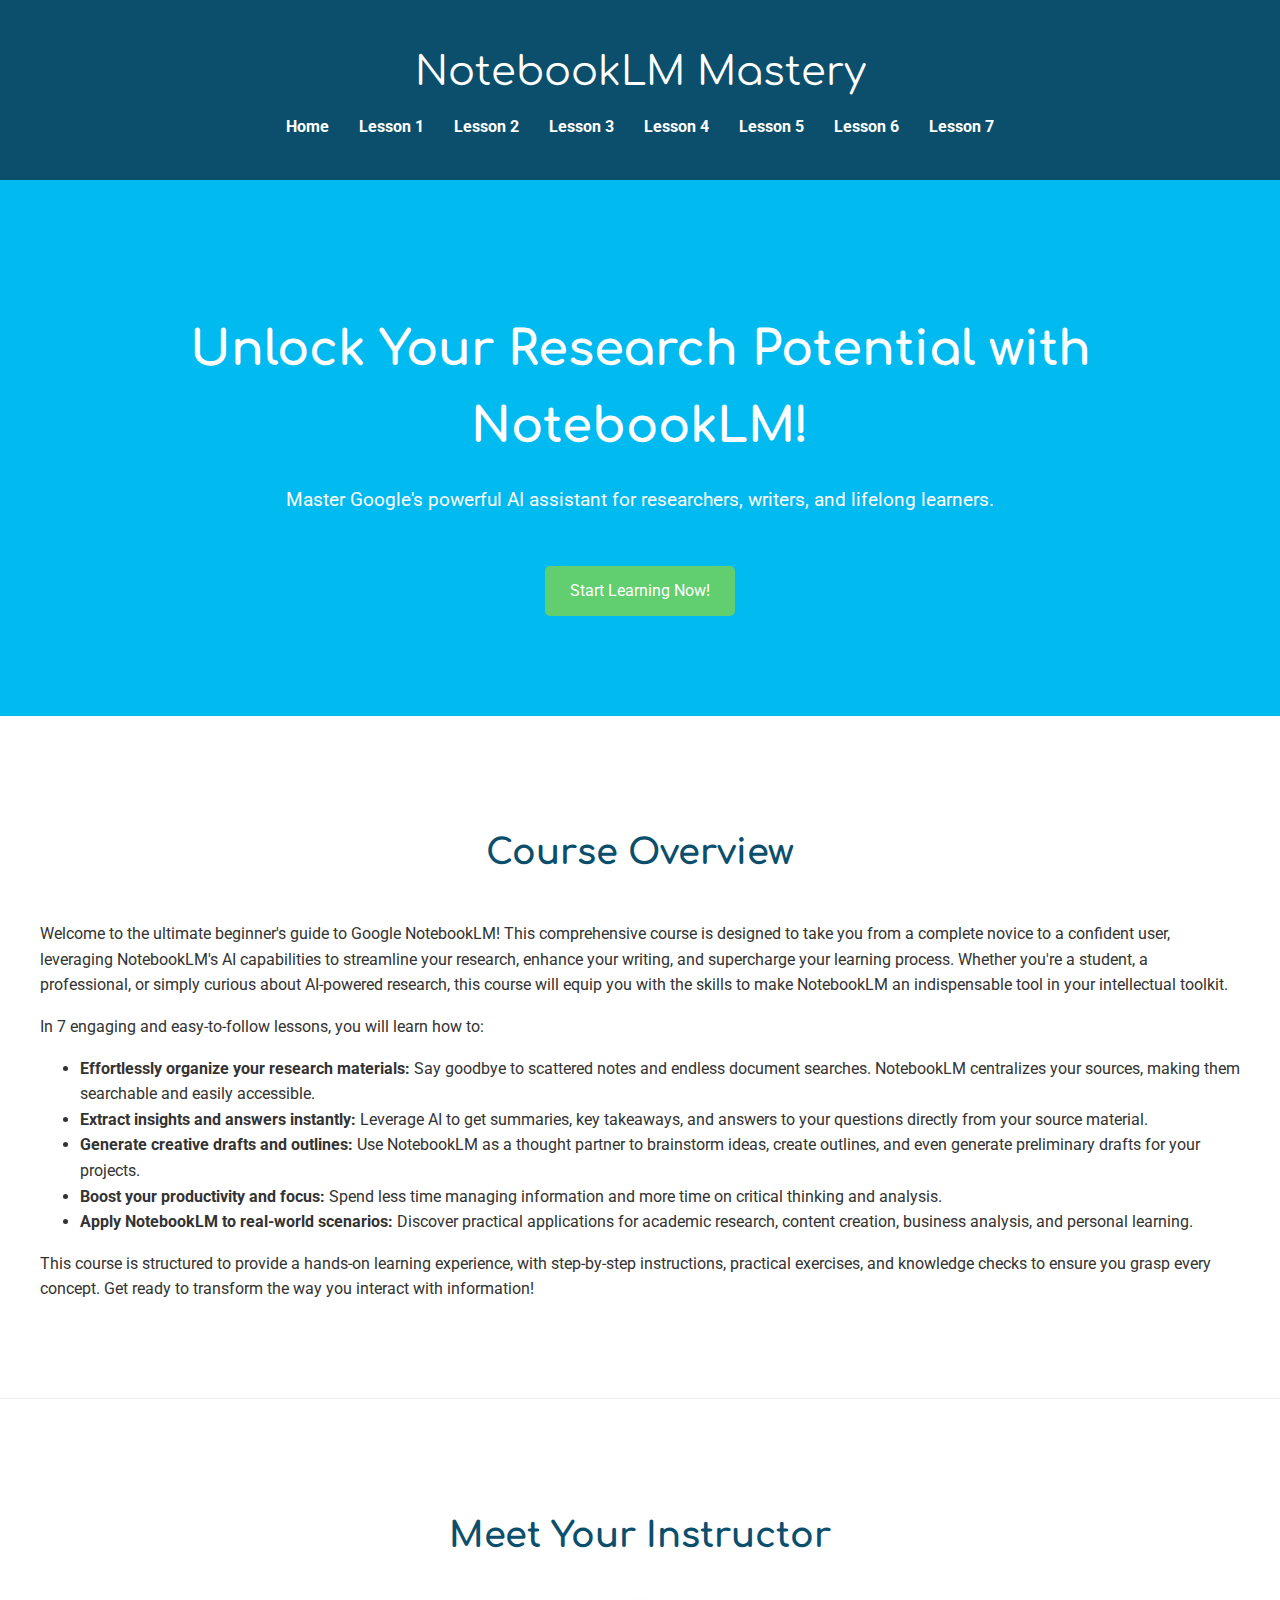
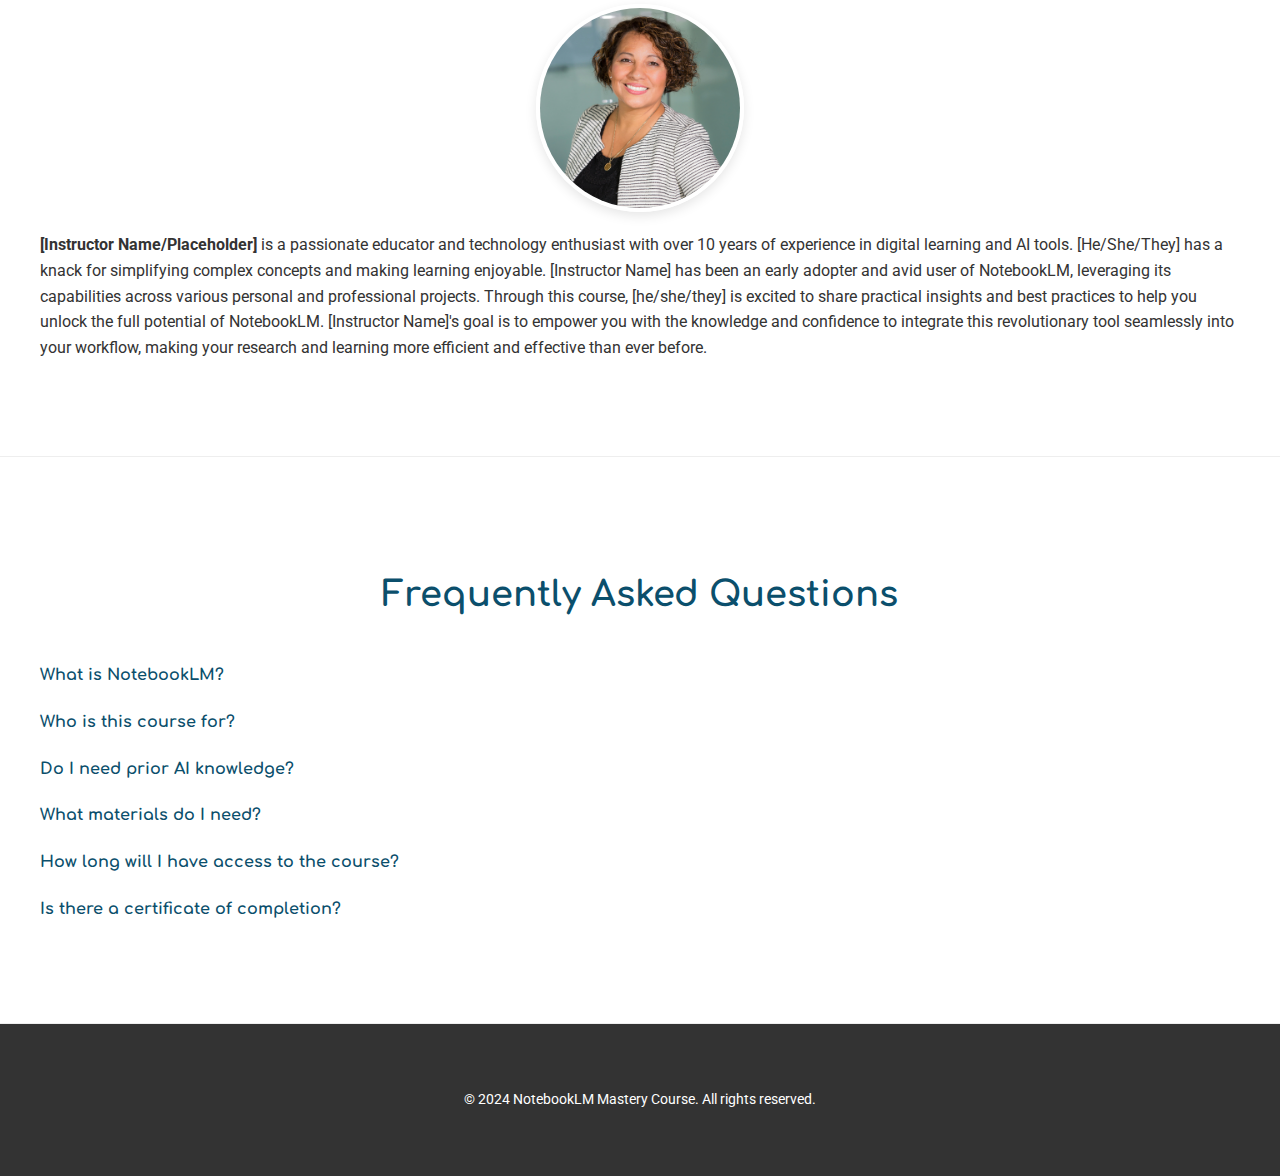
<file: index.html>
<!DOCTYPE html>
<html lang="en">
<head>
    <meta charset="UTF-8">
    <meta name="viewport" content="width=device-width, initial-scale=1.0">
    <title>NotebookLM Course - Master Your Research</title>
    <link rel="stylesheet" href="css/style.css">
</head>
<body>
    <header>
        <div class="container">
            <div class="logo">NotebookLM Mastery</div>
            <nav>
                <ul>
                    <li><a href="index.html">Home</a></li>
                    <li><a href="lesson1.html">Lesson 1</a></li>
                    <li><a href="lesson2.html">Lesson 2</a></li>
                    <li><a href="lesson3.html">Lesson 3</a></li>
                    <li><a href="lesson4.html">Lesson 4</a></li>
                    <li><a href="lesson5.html">Lesson 5</a></li>
                    <li><a href="lesson6.html">Lesson 6</a></li>
                    <li><a href="lesson7.html">Lesson 7</a></li>
                </ul>
            </nav>
        </div>
    </header>

    <section id="hero">
        <div class="container">
            <h1>Unlock Your Research Potential with NotebookLM!</h1>
            <p>Master Google's powerful AI assistant for researchers, writers, and lifelong learners.</p>
            <a href="lesson1.html" class="btn">Start Learning Now!</a>
        </div>
    </section>

    <section id="course-overview" class="course-overview">
        <div class="container">
            <h2 class="section-title">Course Overview</h2>
            <p>Welcome to the ultimate beginner's guide to Google NotebookLM! This comprehensive course is designed to take you from a complete novice to a confident user, leveraging NotebookLM's AI capabilities to streamline your research, enhance your writing, and supercharge your learning process. Whether you're a student, a professional, or simply curious about AI-powered research, this course will equip you with the skills to make NotebookLM an indispensable tool in your intellectual toolkit.</p>
            <p>In 7 engaging and easy-to-follow lessons, you will learn how to:</p>
            <ul>
                <li><strong>Effortlessly organize your research materials:</strong> Say goodbye to scattered notes and endless document searches. NotebookLM centralizes your sources, making them searchable and easily accessible.</li>
                <li><strong>Extract insights and answers instantly:</strong> Leverage AI to get summaries, key takeaways, and answers to your questions directly from your source material.</li>
                <li><strong>Generate creative drafts and outlines:</strong> Use NotebookLM as a thought partner to brainstorm ideas, create outlines, and even generate preliminary drafts for your projects.</li>
                <li><strong>Boost your productivity and focus:</strong> Spend less time managing information and more time on critical thinking and analysis.</li>
                <li><strong>Apply NotebookLM to real-world scenarios:</strong> Discover practical applications for academic research, content creation, business analysis, and personal learning.</li>
            </ul>
            <p>This course is structured to provide a hands-on learning experience, with step-by-step instructions, practical exercises, and knowledge checks to ensure you grasp every concept. Get ready to transform the way you interact with information!</p>
        </div>
    </section>

    <section id="instructor-bio" class="instructor-bio">
        <div class="container">
            <h2 class="section-title">Meet Your Instructor</h2>
            <img src="images/instructor.jpg" alt="Instructor Name">
            <p><strong>[Instructor Name/Placeholder]</strong> is a passionate educator and technology enthusiast with over 10 years of experience in digital learning and AI tools. [He/She/They] has a knack for simplifying complex concepts and making learning enjoyable. [Instructor Name] has been an early adopter and avid user of NotebookLM, leveraging its capabilities across various personal and professional projects. Through this course, [he/she/they] is excited to share practical insights and best practices to help you unlock the full potential of NotebookLM. [Instructor Name]'s goal is to empower you with the knowledge and confidence to integrate this revolutionary tool seamlessly into your workflow, making your research and learning more efficient and effective than ever before.</p>
        </div>
    </section>

    <section id="faq" class="faq">
        <div class="container">
            <h2 class="section-title">Frequently Asked Questions</h2>
            <div class="faq-item">
                <h4>What is NotebookLM?</h4>
                <div class="answer">NotebookLM is an AI-powered research assistant from Google designed to help you analyze, summarize, and understand large volumes of information from your own sources.</div>
            </div>
            <div class="faq-item">
                <h4>Who is this course for?</h4>
                <div class="answer">This course is ideal for students, researchers, writers, content creators, professionals, and anyone who wants to improve their information management and research skills using AI.</div>
            </div>
            <div class="faq-item">
                <h4>Do I need prior AI knowledge?</h4>
                <div class="answer">No! This course is designed for complete beginners. We'll cover everything you need to know from scratch.</div>
            </div>
            <div class="faq-item">
                <h4>What materials do I need?</h4>
                <div class="answer">You'll need a Google account to access NotebookLM. All other materials are provided within the course.</div>
            </div>
            <div class="faq-item">
                <h4>How long will I have access to the course?</h4>
                <div class="answer">You will have lifetime access to the course material, including all future updates.</div>
            </div>
            <div class="faq-item">
                <h4>Is there a certificate of completion?</h4>
                <div class="answer">Currently, we do not offer a formal certificate, but you'll gain practical skills that you can apply immediately.</div>
            </div>
        </div>
    </section>

    <footer>
        <div class="container">
            <p>&copy; 2024 NotebookLM Mastery Course. All rights reserved.</p>
        </div>
    </footer>

    <script src="js/script.js"></script>
</body>
</html>
</file>
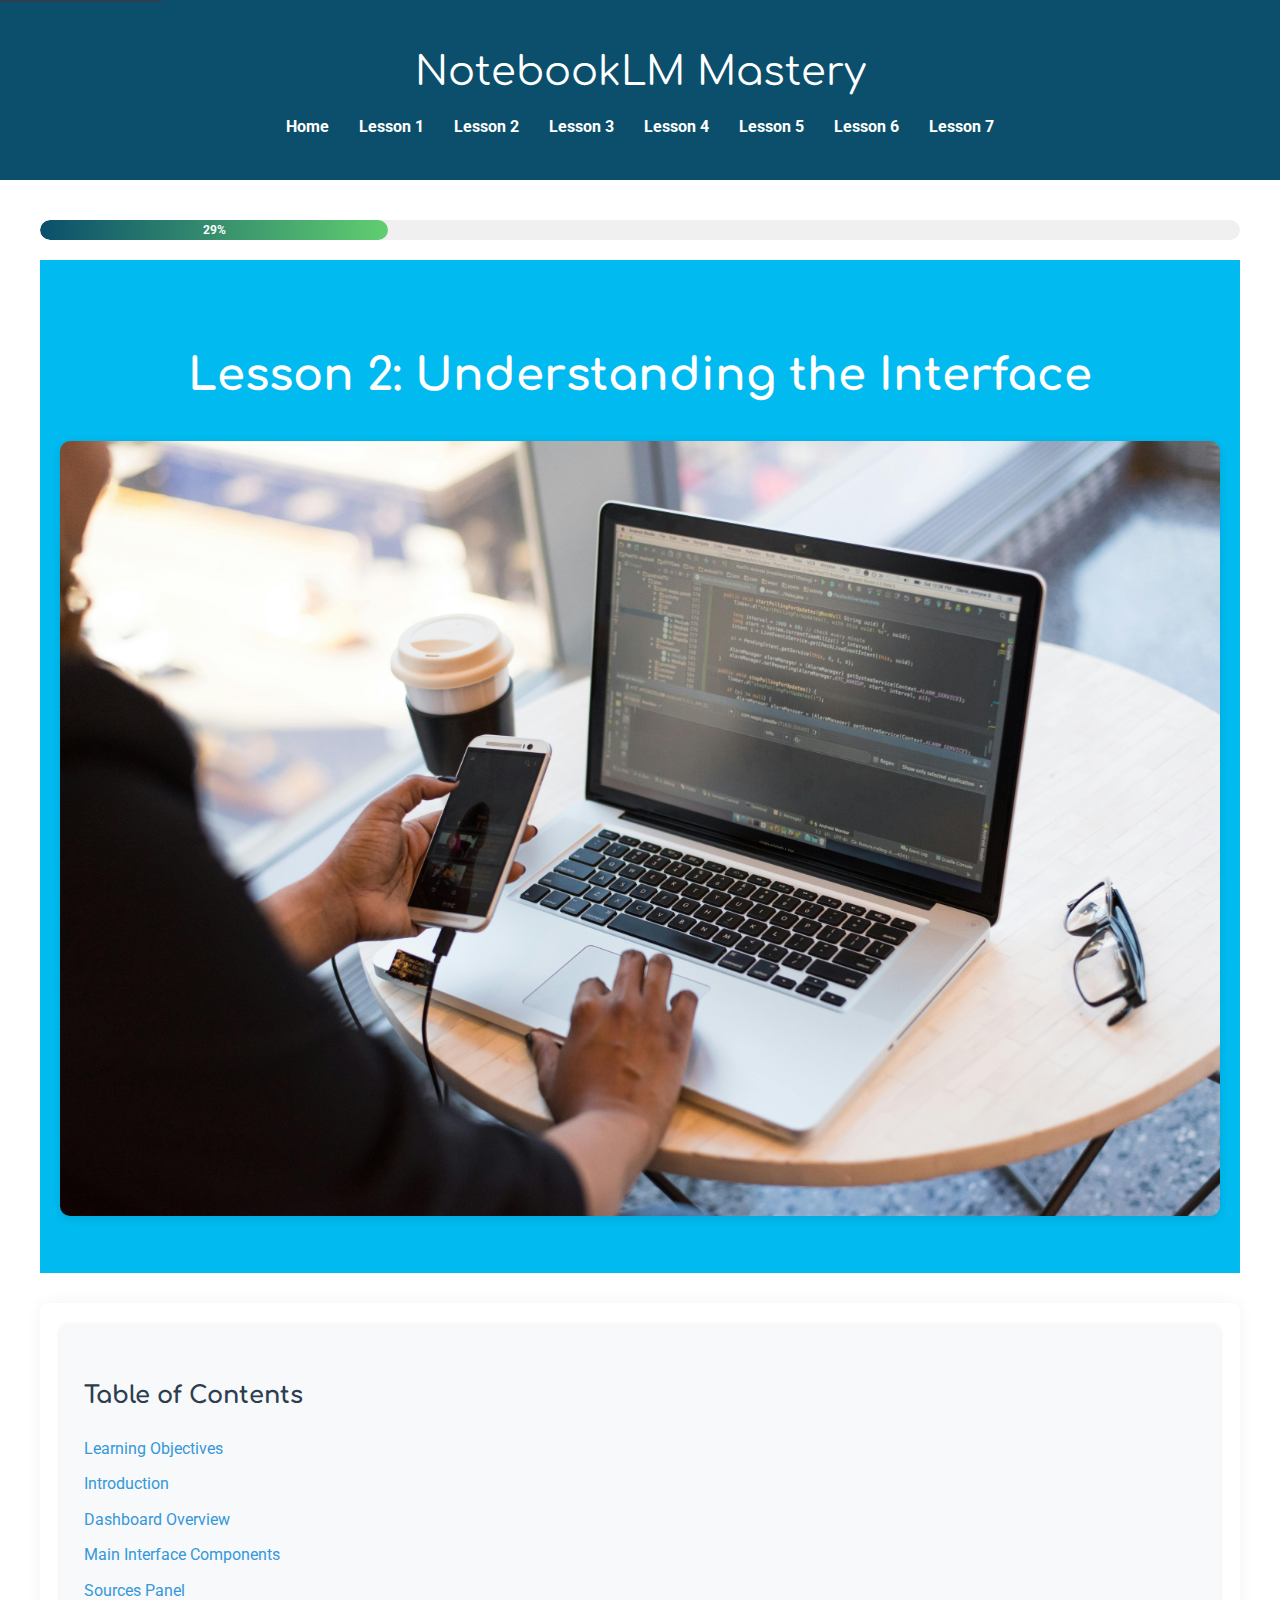
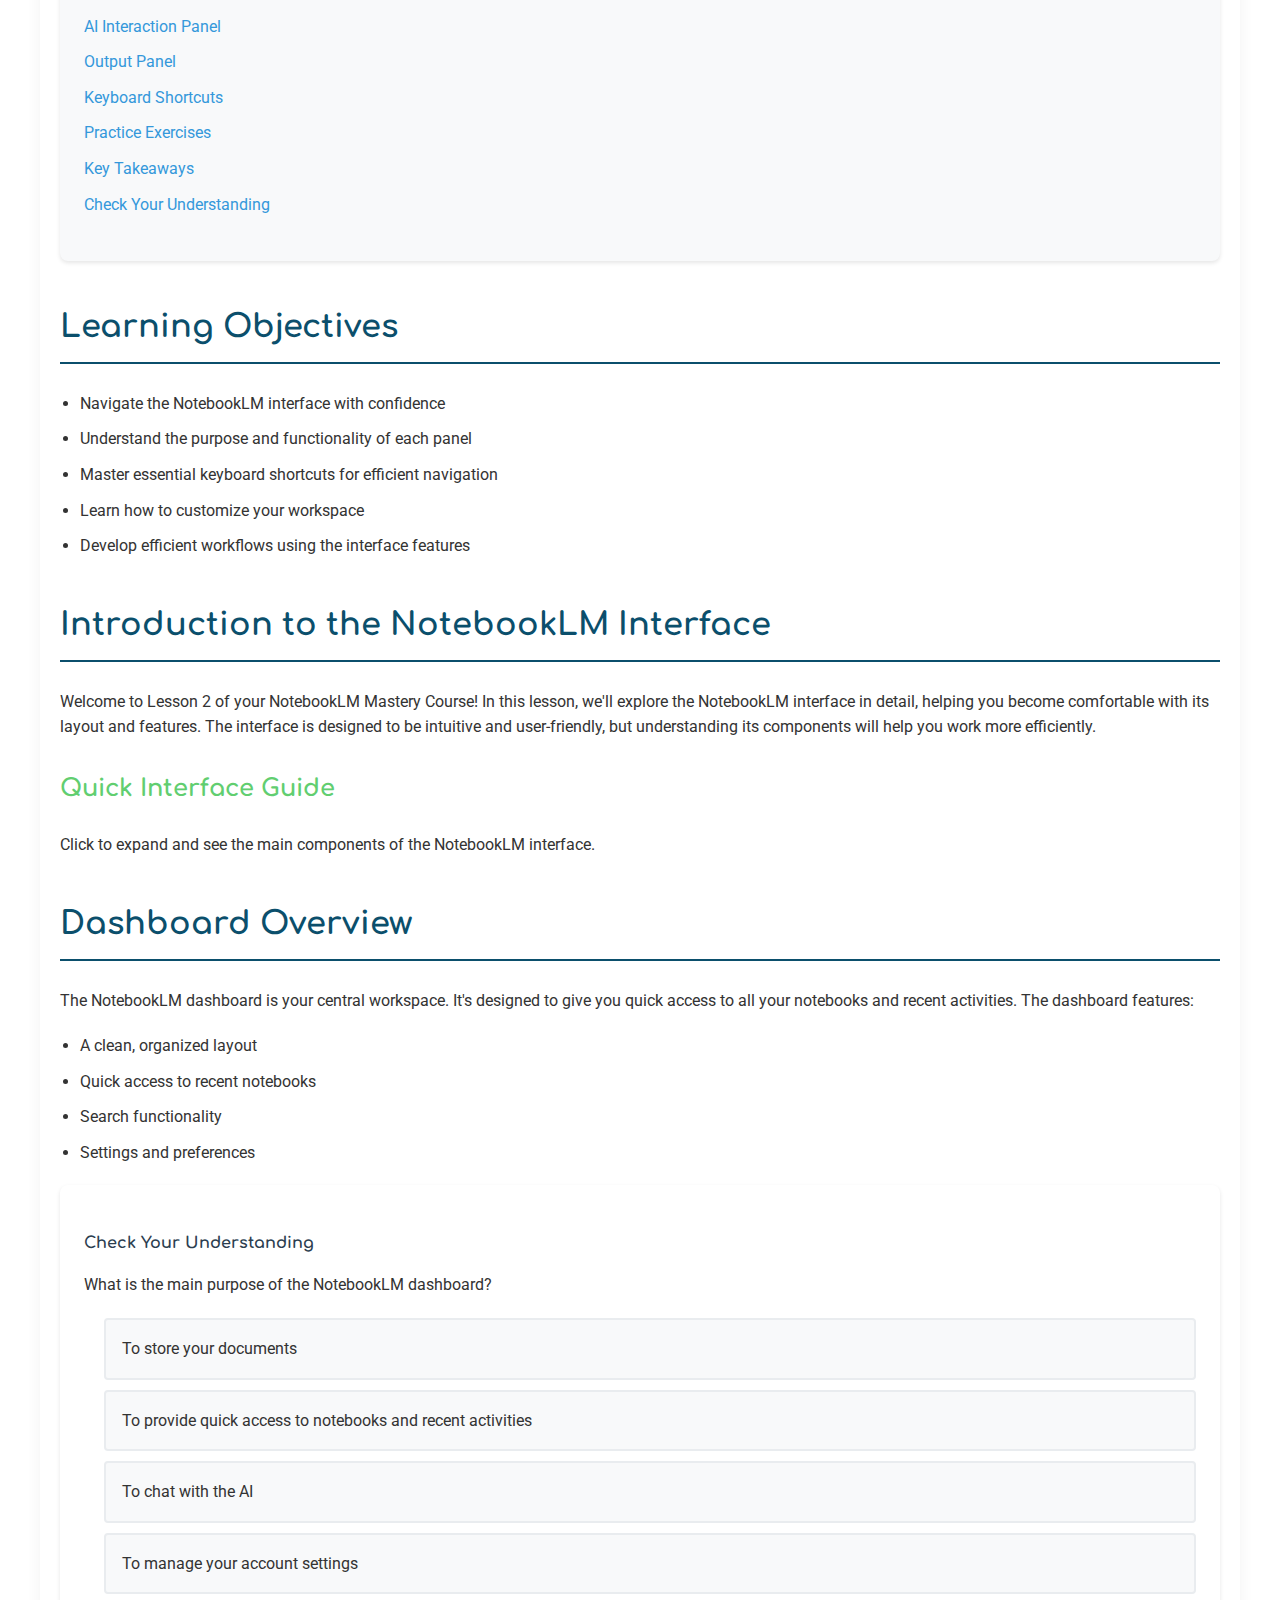
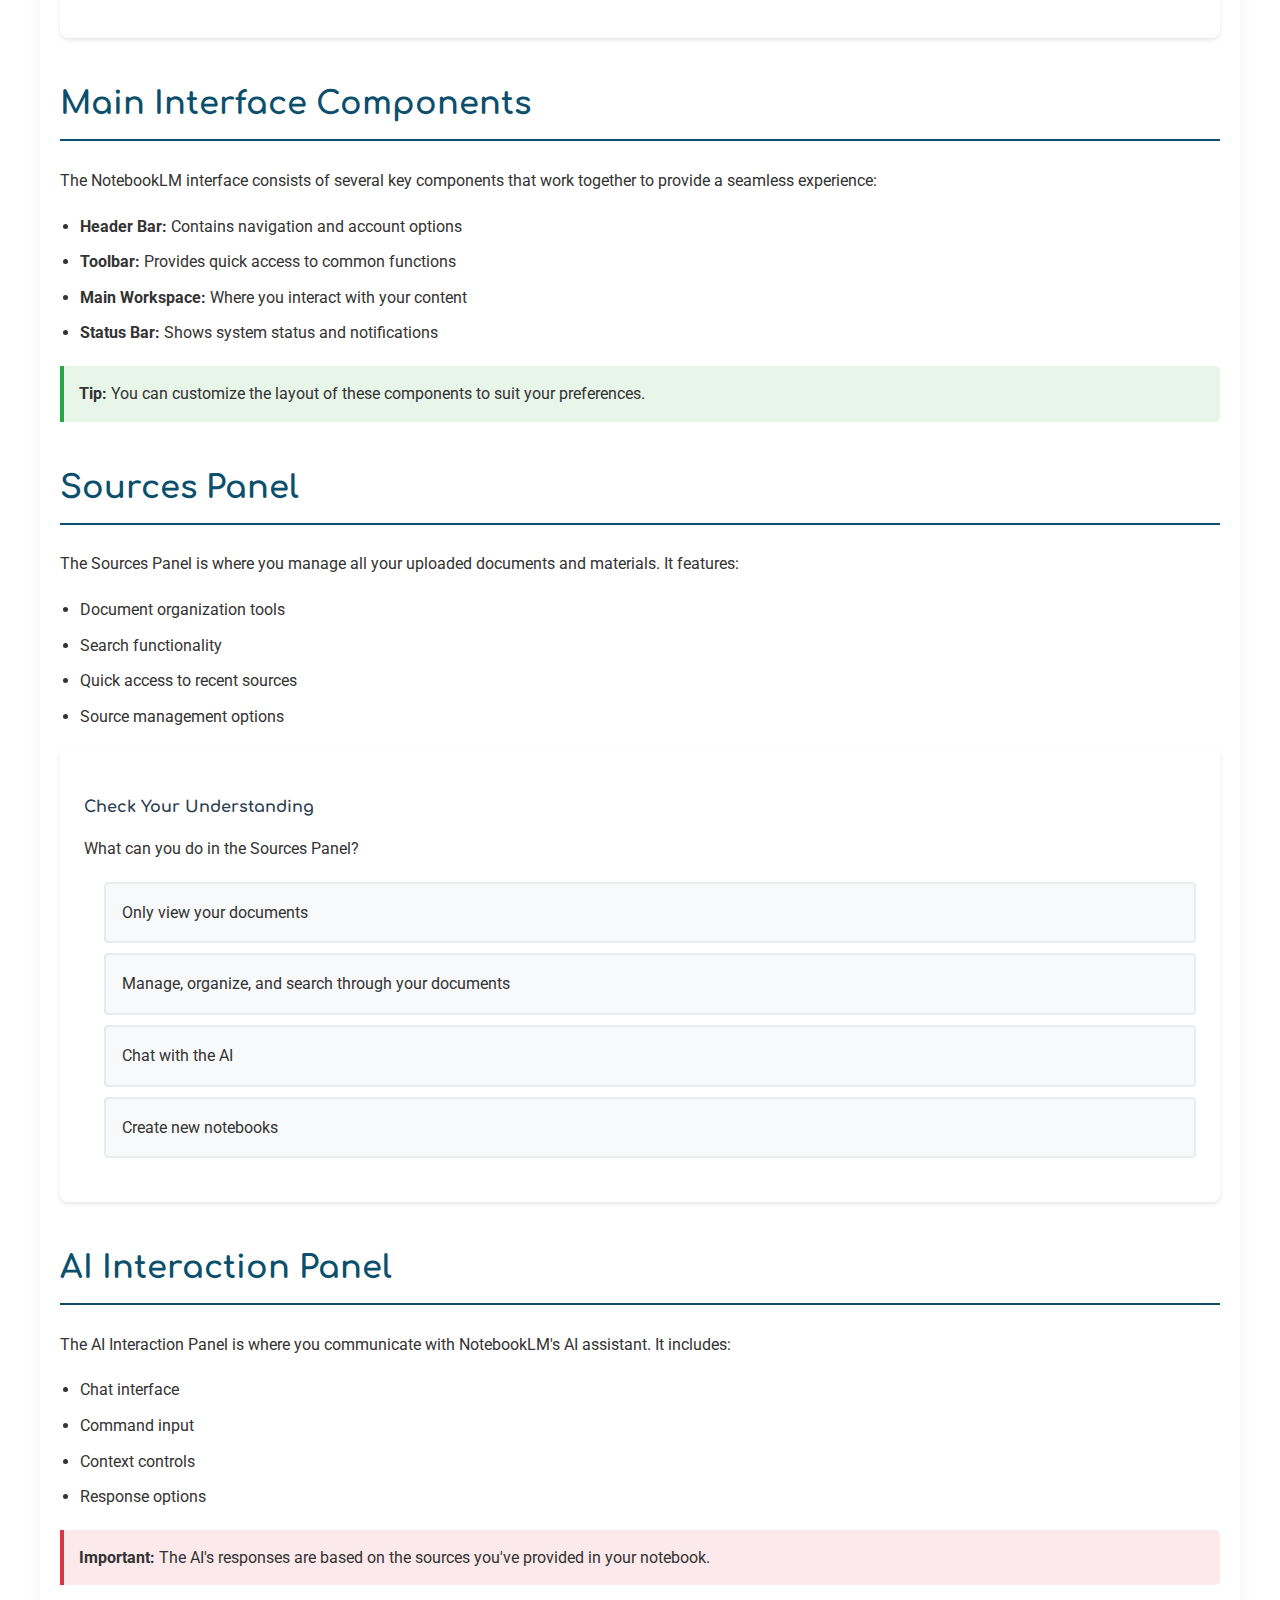
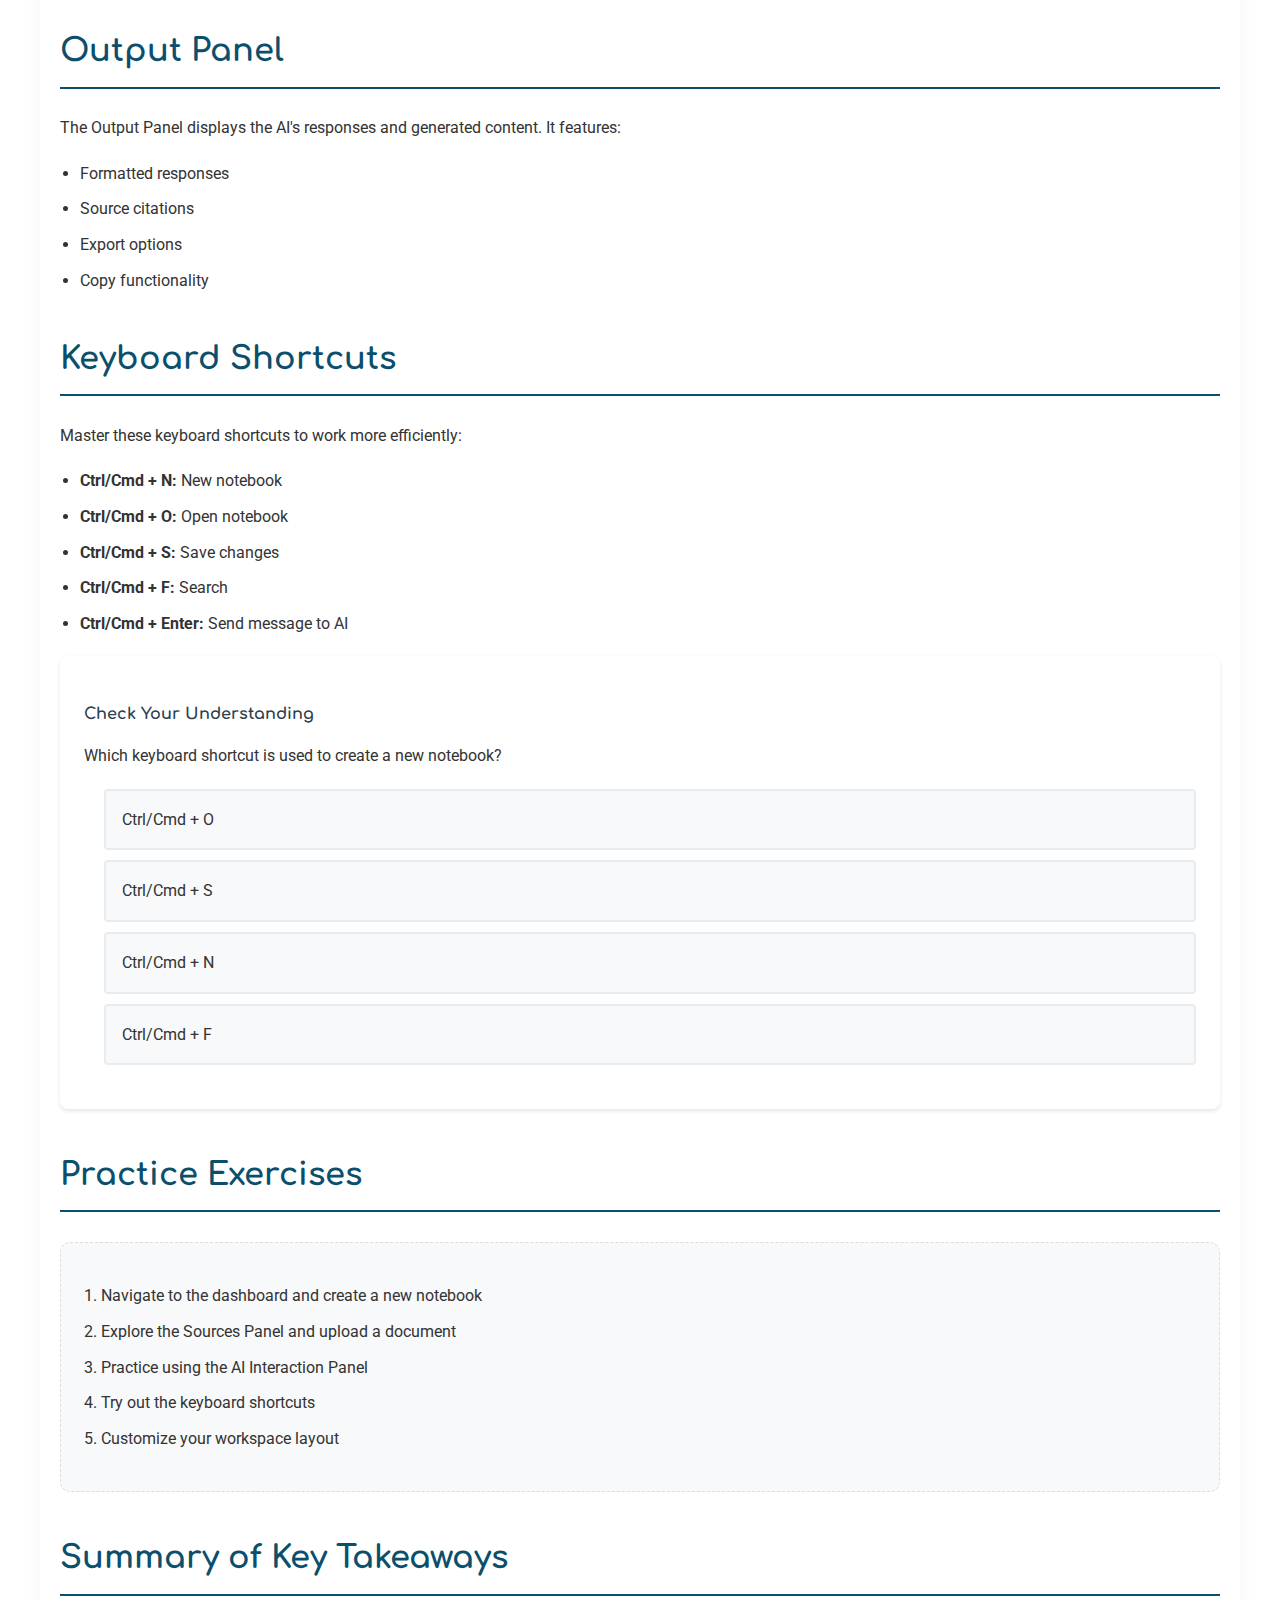
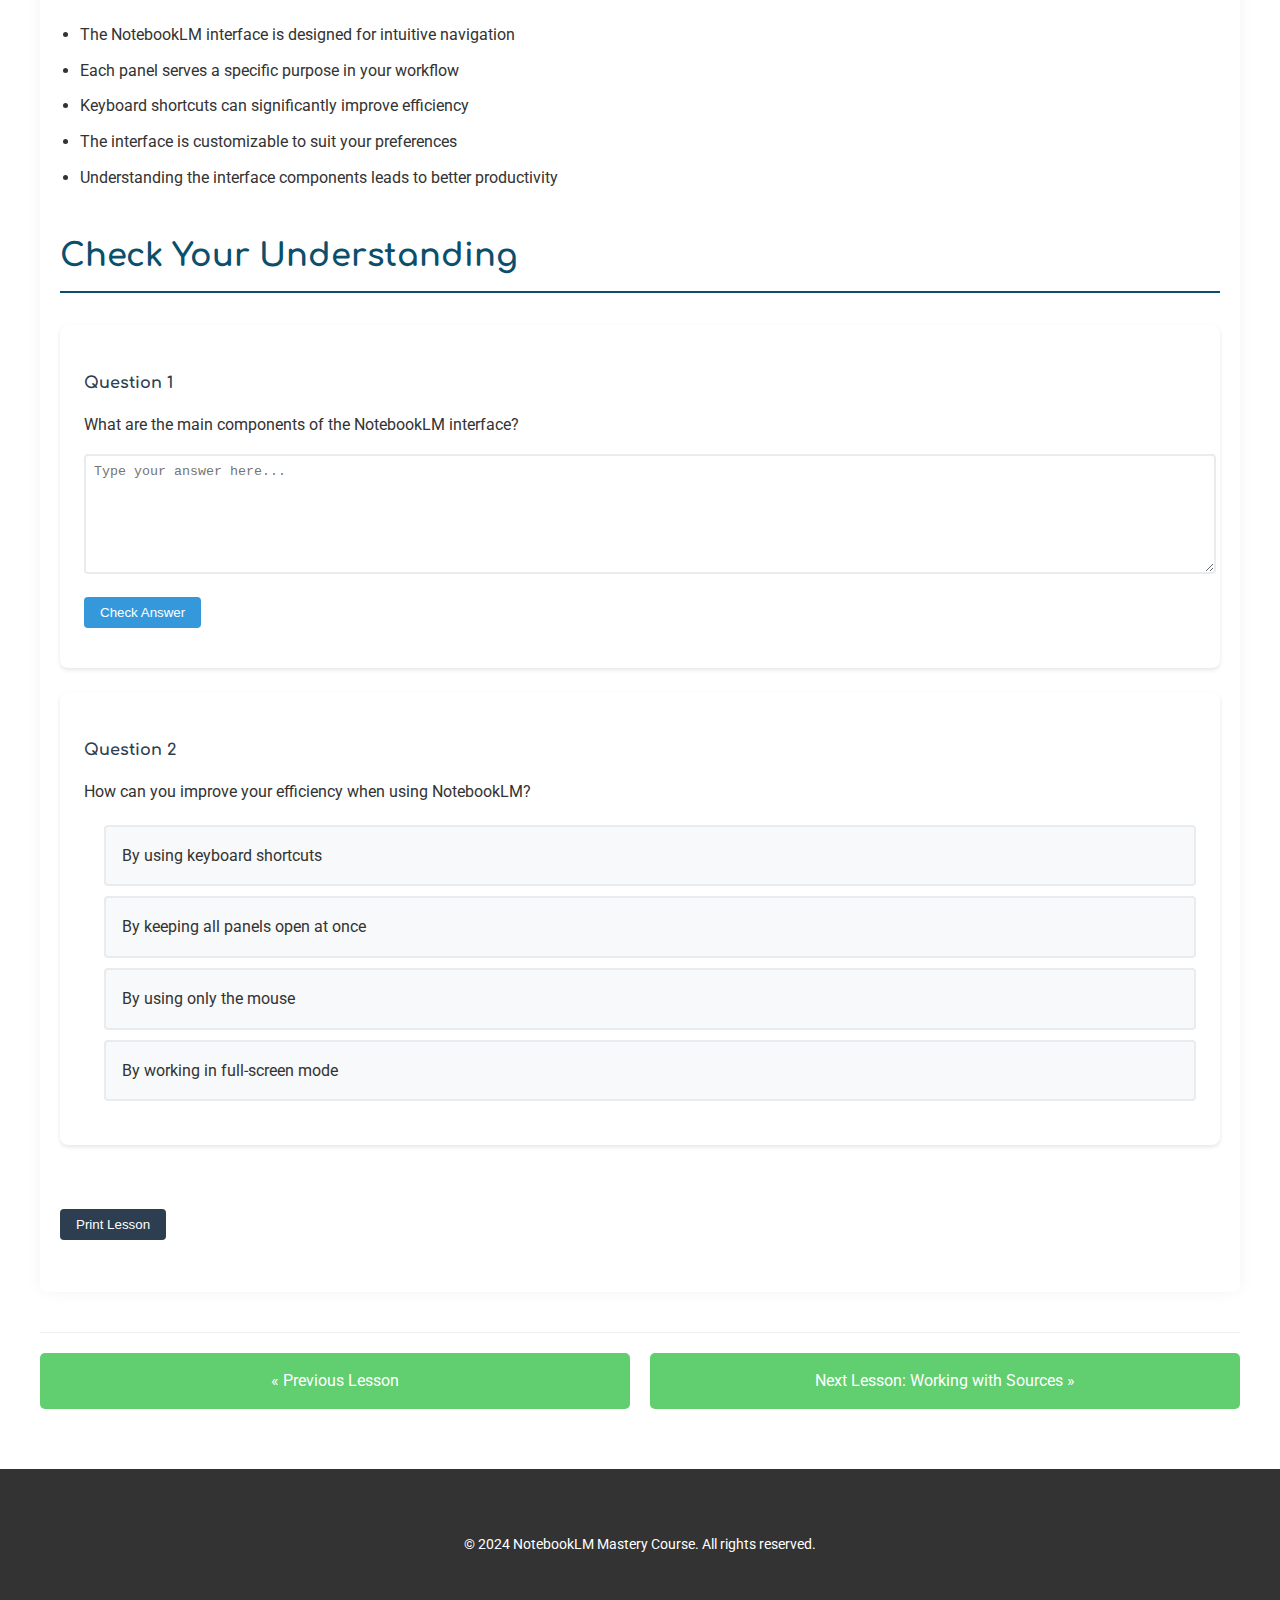
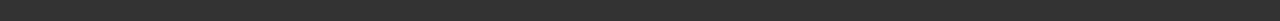
<file: lesson2.html>
<!DOCTYPE html>
<html lang="en">
<head>
    <meta charset="UTF-8">
    <meta name="viewport" content="width=device-width, initial-scale=1.0">
    <title>Lesson 2: Understanding the NotebookLM Interface</title>
    <link rel="stylesheet" href="css/style.css">
</head>
<body>
    <header>
        <div class="container">
            <div class="logo">NotebookLM Mastery</div>
            <button class="mobile-menu-button">☰</button>
            <nav>
                <ul>
                    <li><a href="index.html">Home</a></li>
                    <li><a href="lesson1.html">Lesson 1</a></li>
                    <li><a href="lesson2.html">Lesson 2</a></li>
                    <li><a href="lesson3.html">Lesson 3</a></li>
                    <li><a href="lesson4.html">Lesson 4</a></li>
                    <li><a href="lesson5.html">Lesson 5</a></li>
                    <li><a href="lesson6.html">Lesson 6</a></li>
                    <li><a href="lesson7.html">Lesson 7</a></li>
                </ul>
            </nav>
        </div>
    </header>

    <div class="container">
        <div class="progress-bar-container">
            <div class="progress-bar" id="progressBar" data-lesson="2">0%</div>
        </div>
        <section class="lesson-page-header">
            <h1>Lesson 2: Understanding the Interface</h1>
            <img src="images/lesson2_header.jpg" alt="Lesson 2 Header Image">
        </section>

        <section class="lesson-content">
            <div class="table-of-contents">
                <h3>Table of Contents</h3>
                <ul>
                    <li><a href="#objectives">Learning Objectives</a></li>
                    <li><a href="#introduction">Introduction</a></li>
                    <li><a href="#dashboard">Dashboard Overview</a></li>
                    <li><a href="#interface">Main Interface Components</a></li>
                    <li><a href="#sources">Sources Panel</a></li>
                    <li><a href="#ai-panel">AI Interaction Panel</a></li>
                    <li><a href="#output">Output Panel</a></li>
                    <li><a href="#shortcuts">Keyboard Shortcuts</a></li>
                    <li><a href="#practice">Practice Exercises</a></li>
                    <li><a href="#summary">Key Takeaways</a></li>
                    <li><a href="#check">Check Your Understanding</a></li>
                </ul>
            </div>

            <h2 id="objectives">Learning Objectives</h2>
            <ul>
                <li>Navigate the NotebookLM interface with confidence</li>
                <li>Understand the purpose and functionality of each panel</li>
                <li>Master essential keyboard shortcuts for efficient navigation</li>
                <li>Learn how to customize your workspace</li>
                <li>Develop efficient workflows using the interface features</li>
            </ul>

            <h2 id="introduction">Introduction to the NotebookLM Interface</h2>
            <p>Welcome to Lesson 2 of your NotebookLM Mastery Course! In this lesson, we'll explore the NotebookLM interface in detail, helping you become comfortable with its layout and features. The interface is designed to be intuitive and user-friendly, but understanding its components will help you work more efficiently.</p>

            <div class="interactive-element">
                <h3>Quick Interface Guide</h3>
                <p>Click to expand and see the main components of the NotebookLM interface.</p>
                <div class="quick-start-steps" style="display: none;">
                    <ol>
                        <li>Dashboard - Your main workspace</li>
                        <li>Sources Panel - Manage your documents</li>
                        <li>AI Panel - Interact with the AI assistant</li>
                        <li>Output Panel - View AI responses</li>
                        <li>Toolbar - Access common functions</li>
                    </ol>
                </div>
            </div>

            <h2 id="dashboard">Dashboard Overview</h2>
            <p>The NotebookLM dashboard is your central workspace. It's designed to give you quick access to all your notebooks and recent activities. The dashboard features:</p>
            <ul>
                <li>A clean, organized layout</li>
                <li>Quick access to recent notebooks</li>
                <li>Search functionality</li>
                <li>Settings and preferences</li>
            </ul>

            <div class="quiz-question">
                <h4>Check Your Understanding</h4>
                <p>What is the main purpose of the NotebookLM dashboard?</p>
                <ul class="quiz-options">
                    <li class="quiz-option">To store your documents</li>
                    <li class="quiz-option">To provide quick access to notebooks and recent activities</li>
                    <li class="quiz-option">To chat with the AI</li>
                    <li class="quiz-option">To manage your account settings</li>
                </ul>
                <div class="feedback-message success">
                    Correct! The dashboard serves as your central workspace for accessing notebooks and recent activities.
                </div>
            </div>

            <h2 id="interface">Main Interface Components</h2>
            <p>The NotebookLM interface consists of several key components that work together to provide a seamless experience:</p>
            <ul>
                <li><strong>Header Bar:</strong> Contains navigation and account options</li>
                <li><strong>Toolbar:</strong> Provides quick access to common functions</li>
                <li><strong>Main Workspace:</strong> Where you interact with your content</li>
                <li><strong>Status Bar:</strong> Shows system status and notifications</li>
            </ul>

            <div class="callout-box tip">
                <strong>Tip:</strong> You can customize the layout of these components to suit your preferences.
            </div>

            <h2 id="sources">Sources Panel</h2>
            <p>The Sources Panel is where you manage all your uploaded documents and materials. It features:</p>
            <ul>
                <li>Document organization tools</li>
                <li>Search functionality</li>
                <li>Quick access to recent sources</li>
                <li>Source management options</li>
            </ul>

            <div class="quiz-question">
                <h4>Check Your Understanding</h4>
                <p>What can you do in the Sources Panel?</p>
                <ul class="quiz-options">
                    <li class="quiz-option">Only view your documents</li>
                    <li class="quiz-option">Manage, organize, and search through your documents</li>
                    <li class="quiz-option">Chat with the AI</li>
                    <li class="quiz-option">Create new notebooks</li>
                </ul>
                <div class="feedback-message success">
                    Correct! The Sources Panel allows you to manage, organize, and search through your documents.
                </div>
            </div>

            <h2 id="ai-panel">AI Interaction Panel</h2>
            <p>The AI Interaction Panel is where you communicate with NotebookLM's AI assistant. It includes:</p>
            <ul>
                <li>Chat interface</li>
                <li>Command input</li>
                <li>Context controls</li>
                <li>Response options</li>
            </ul>

            <div class="callout-box important">
                <strong>Important:</strong> The AI's responses are based on the sources you've provided in your notebook.
            </div>

            <h2 id="output">Output Panel</h2>
            <p>The Output Panel displays the AI's responses and generated content. It features:</p>
            <ul>
                <li>Formatted responses</li>
                <li>Source citations</li>
                <li>Export options</li>
                <li>Copy functionality</li>
            </ul>

            <h2 id="shortcuts">Keyboard Shortcuts</h2>
            <p>Master these keyboard shortcuts to work more efficiently:</p>
            <ul>
                <li><strong>Ctrl/Cmd + N:</strong> New notebook</li>
                <li><strong>Ctrl/Cmd + O:</strong> Open notebook</li>
                <li><strong>Ctrl/Cmd + S:</strong> Save changes</li>
                <li><strong>Ctrl/Cmd + F:</strong> Search</li>
                <li><strong>Ctrl/Cmd + Enter:</strong> Send message to AI</li>
            </ul>

            <div class="quiz-question">
                <h4>Check Your Understanding</h4>
                <p>Which keyboard shortcut is used to create a new notebook?</p>
                <ul class="quiz-options">
                    <li class="quiz-option">Ctrl/Cmd + O</li>
                    <li class="quiz-option">Ctrl/Cmd + S</li>
                    <li class="quiz-option">Ctrl/Cmd + N</li>
                    <li class="quiz-option">Ctrl/Cmd + F</li>
                </ul>
                <div class="feedback-message success">
                    Correct! Ctrl/Cmd + N is used to create a new notebook.
                </div>
            </div>

            <h2 id="practice">Practice Exercises</h2>
            <div class="practice-exercises">
                <ol>
                    <li>Navigate to the dashboard and create a new notebook</li>
                    <li>Explore the Sources Panel and upload a document</li>
                    <li>Practice using the AI Interaction Panel</li>
                    <li>Try out the keyboard shortcuts</li>
                    <li>Customize your workspace layout</li>
                </ol>
            </div>

            <h2 id="summary">Summary of Key Takeaways</h2>
            <ul>
                <li>The NotebookLM interface is designed for intuitive navigation</li>
                <li>Each panel serves a specific purpose in your workflow</li>
                <li>Keyboard shortcuts can significantly improve efficiency</li>
                <li>The interface is customizable to suit your preferences</li>
                <li>Understanding the interface components leads to better productivity</li>
            </ul>

            <h2 id="check">Check Your Understanding</h2>
            <div class="quiz-container">
                <div class="quiz-question">
                    <h4>Question 1</h4>
                    <p>What are the main components of the NotebookLM interface?</p>
                    <div class="quiz-text-input">
                        <textarea placeholder="Type your answer here..."></textarea>
                        <button class="check-answer">Check Answer</button>
                    </div>
                    <div class="feedback-message">
                        The main components are: Header Bar, Toolbar, Main Workspace, Sources Panel, AI Interaction Panel, Output Panel, and Status Bar.
                    </div>
                </div>

                <div class="quiz-question">
                    <h4>Question 2</h4>
                    <p>How can you improve your efficiency when using NotebookLM?</p>
                    <ul class="quiz-options">
                        <li class="quiz-option">By using keyboard shortcuts</li>
                        <li class="quiz-option">By keeping all panels open at once</li>
                        <li class="quiz-option">By using only the mouse</li>
                        <li class="quiz-option">By working in full-screen mode</li>
                    </ul>
                    <div class="feedback-message success">
                        Correct! Using keyboard shortcuts is one of the best ways to improve efficiency.
                    </div>
                </div>
            </div>

            <button class="back-to-top" aria-label="Back to top">↑</button>
        </section>

        <div class="navigation-buttons">
            <a href="lesson1.html" class="btn">&laquo; Previous Lesson</a>
            <a href="lesson3.html" class="btn">Next Lesson: Working with Sources &raquo;</a>
        </div>
    </div>

    <footer>
        <div class="container">
            <p>&copy; 2024 NotebookLM Mastery Course. All rights reserved.</p>
        </div>
    </footer>

    <script src="js/script.js"></script>
    <script>
        // Set progress for Lesson 2
        document.addEventListener('DOMContentLoaded', () => {
            updateProgressBar(2);
        });
    </script>
</body>
</html>
</file>
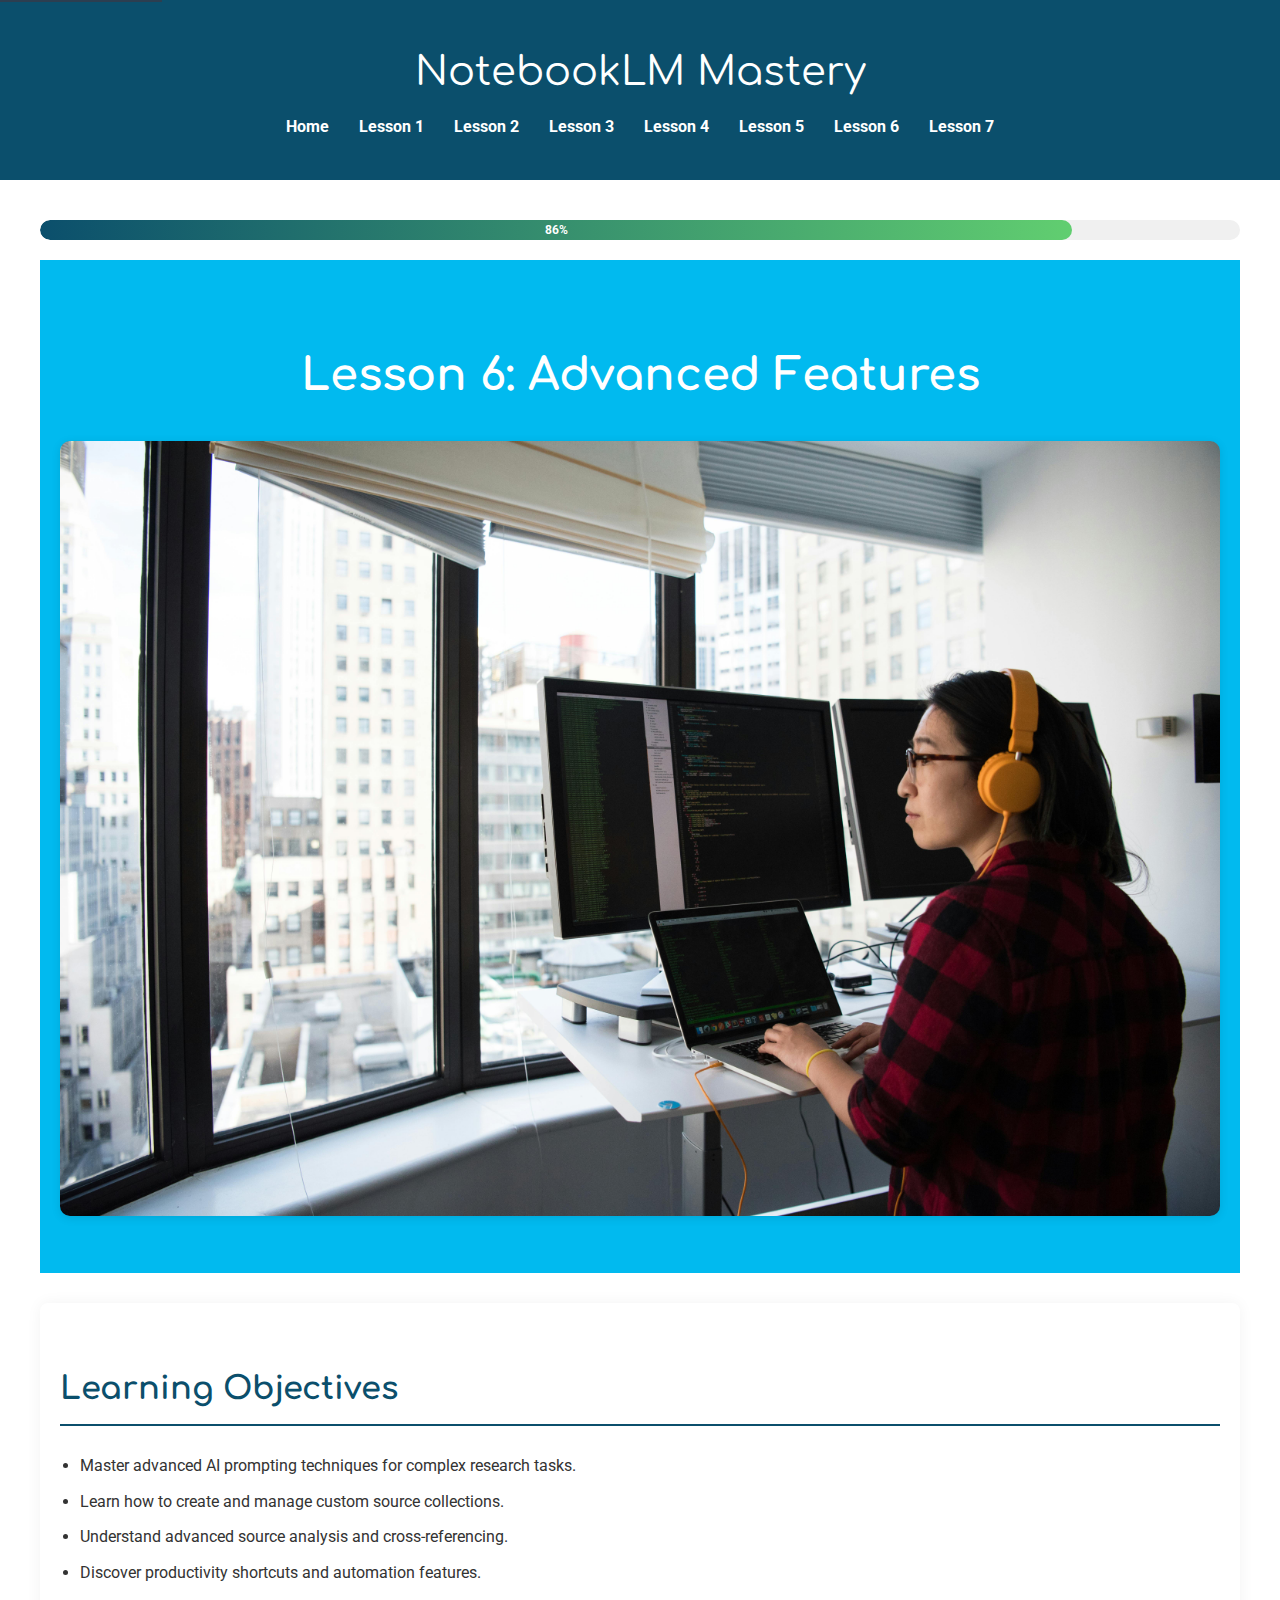
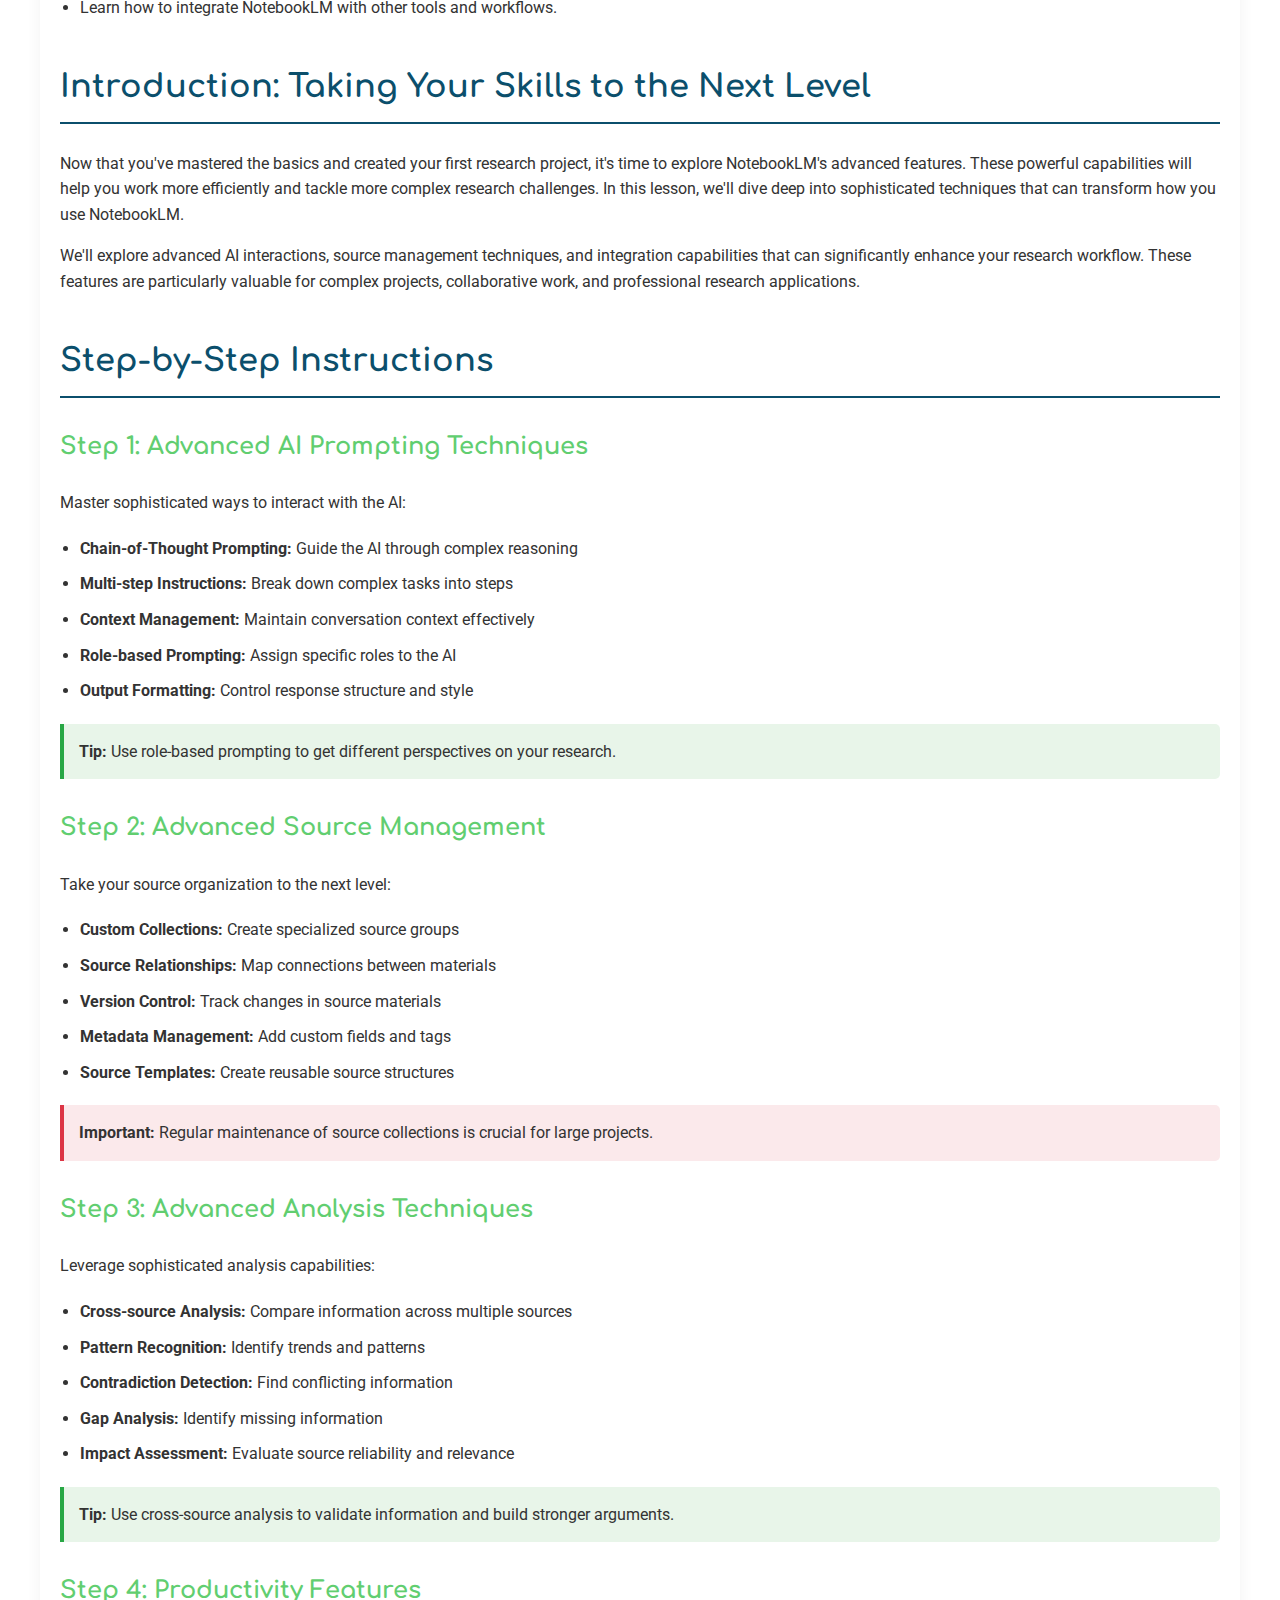
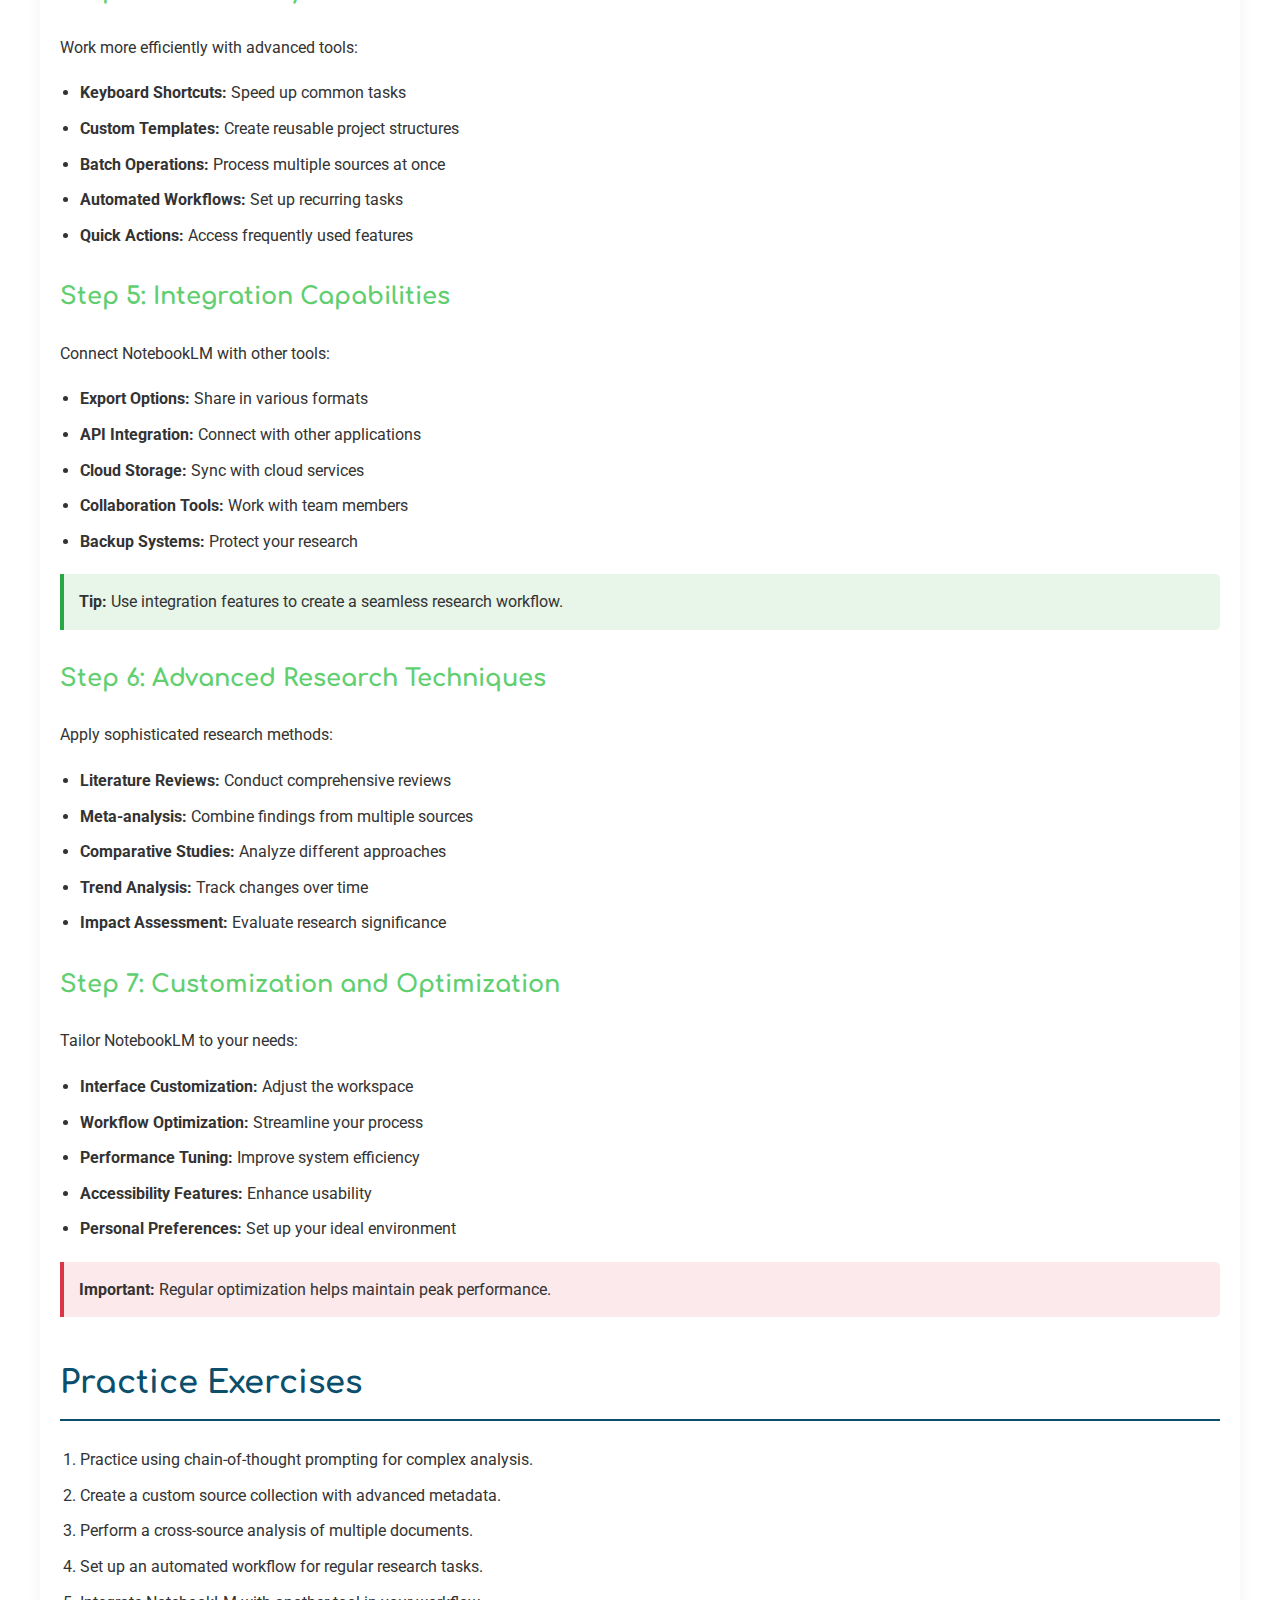
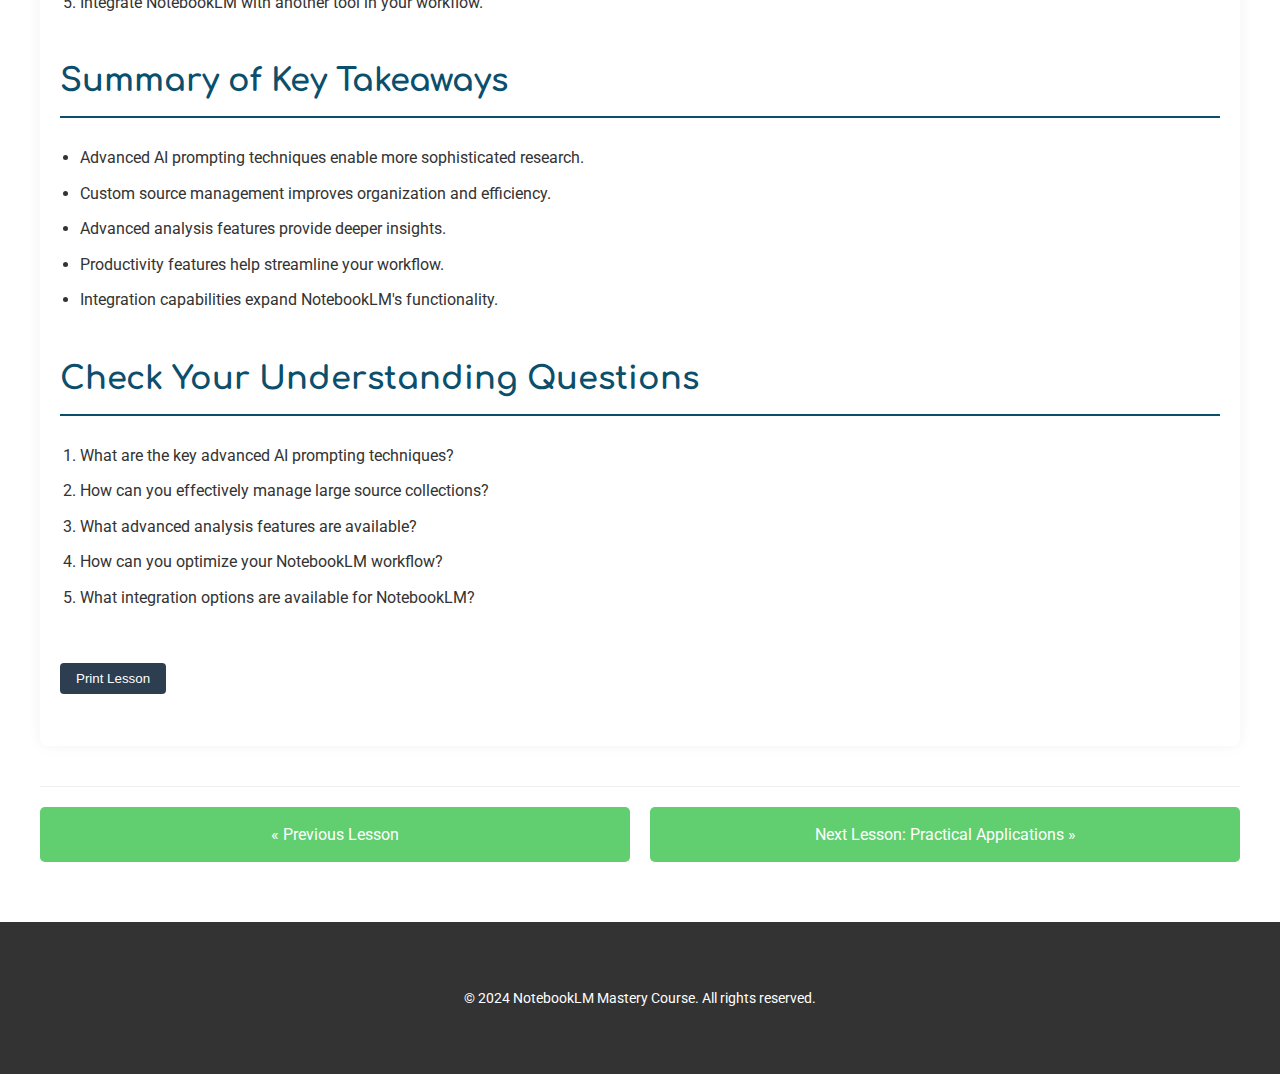
<file: lesson6.html>
<!DOCTYPE html>
<html lang="en">
<head>
    <meta charset="UTF-8">
    <meta name="viewport" content="width=device-width, initial-scale=1.0">
    <title>Lesson 6: Advanced Features of NotebookLM</title>
    <link rel="stylesheet" href="css/style.css">
</head>
<body>
    <header>
        <div class="container">
            <div class="logo">NotebookLM Mastery</div>
            <button class="mobile-menu-button">☰</button>
            <nav>
                <ul>
                    <li><a href="index.html">Home</a></li>
                    <li><a href="lesson1.html">Lesson 1</a></li>
                    <li><a href="lesson2.html">Lesson 2</a></li>
                    <li><a href="lesson3.html">Lesson 3</a></li>
                    <li><a href="lesson4.html">Lesson 4</a></li>
                    <li><a href="lesson5.html">Lesson 5</a></li>
                    <li><a href="lesson6.html">Lesson 6</a></li>
                    <li><a href="lesson7.html">Lesson 7</a></li>
                </ul>
            </nav>
        </div>
    </header>

    <div class="container">
        <div class="progress-bar-container">
            <div class="progress-bar" id="progressBar" data-lesson="6">0%</div>
        </div>
        <section class="lesson-page-header">
            <h1>Lesson 6: Advanced Features</h1>
            <img src="images/lesson6_header.jpg" alt="Lesson 6 Header Image">
        </section>

        <section class="lesson-content">
            <h2>Learning Objectives</h2>
            <ul>
                <li>Master advanced AI prompting techniques for complex research tasks.</li>
                <li>Learn how to create and manage custom source collections.</li>
                <li>Understand advanced source analysis and cross-referencing.</li>
                <li>Discover productivity shortcuts and automation features.</li>
                <li>Learn how to integrate NotebookLM with other tools and workflows.</li>
            </ul>

            <h2>Introduction: Taking Your Skills to the Next Level</h2>
            <p>Now that you've mastered the basics and created your first research project, it's time to explore NotebookLM's advanced features. These powerful capabilities will help you work more efficiently and tackle more complex research challenges. In this lesson, we'll dive deep into sophisticated techniques that can transform how you use NotebookLM.</p>
            <p>We'll explore advanced AI interactions, source management techniques, and integration capabilities that can significantly enhance your research workflow. These features are particularly valuable for complex projects, collaborative work, and professional research applications.</p>

            <h2>Step-by-Step Instructions</h2>

            <h3>Step 1: Advanced AI Prompting Techniques</h3>
            <p>Master sophisticated ways to interact with the AI:</p>
            <ul>
                <li><strong>Chain-of-Thought Prompting:</strong> Guide the AI through complex reasoning</li>
                <li><strong>Multi-step Instructions:</strong> Break down complex tasks into steps</li>
                <li><strong>Context Management:</strong> Maintain conversation context effectively</li>
                <li><strong>Role-based Prompting:</strong> Assign specific roles to the AI</li>
                <li><strong>Output Formatting:</strong> Control response structure and style</li>
            </ul>
            <div class="callout-box tip">
                <strong>Tip:</strong> Use role-based prompting to get different perspectives on your research.
            </div>

            <h3>Step 2: Advanced Source Management</h3>
            <p>Take your source organization to the next level:</p>
            <ul>
                <li><strong>Custom Collections:</strong> Create specialized source groups</li>
                <li><strong>Source Relationships:</strong> Map connections between materials</li>
                <li><strong>Version Control:</strong> Track changes in source materials</li>
                <li><strong>Metadata Management:</strong> Add custom fields and tags</li>
                <li><strong>Source Templates:</strong> Create reusable source structures</li>
            </ul>
            <div class="callout-box important">
                <strong>Important:</strong> Regular maintenance of source collections is crucial for large projects.
            </div>

            <h3>Step 3: Advanced Analysis Techniques</h3>
            <p>Leverage sophisticated analysis capabilities:</p>
            <ul>
                <li><strong>Cross-source Analysis:</strong> Compare information across multiple sources</li>
                <li><strong>Pattern Recognition:</strong> Identify trends and patterns</li>
                <li><strong>Contradiction Detection:</strong> Find conflicting information</li>
                <li><strong>Gap Analysis:</strong> Identify missing information</li>
                <li><strong>Impact Assessment:</strong> Evaluate source reliability and relevance</li>
            </ul>
            <div class="callout-box tip">
                <strong>Tip:</strong> Use cross-source analysis to validate information and build stronger arguments.
            </div>

            <h3>Step 4: Productivity Features</h3>
            <p>Work more efficiently with advanced tools:</p>
            <ul>
                <li><strong>Keyboard Shortcuts:</strong> Speed up common tasks</li>
                <li><strong>Custom Templates:</strong> Create reusable project structures</li>
                <li><strong>Batch Operations:</strong> Process multiple sources at once</li>
                <li><strong>Automated Workflows:</strong> Set up recurring tasks</li>
                <li><strong>Quick Actions:</strong> Access frequently used features</li>
            </ul>

            <h3>Step 5: Integration Capabilities</h3>
            <p>Connect NotebookLM with other tools:</p>
            <ul>
                <li><strong>Export Options:</strong> Share in various formats</li>
                <li><strong>API Integration:</strong> Connect with other applications</li>
                <li><strong>Cloud Storage:</strong> Sync with cloud services</li>
                <li><strong>Collaboration Tools:</strong> Work with team members</li>
                <li><strong>Backup Systems:</strong> Protect your research</li>
            </ul>
            <div class="callout-box tip">
                <strong>Tip:</strong> Use integration features to create a seamless research workflow.
            </div>

            <h3>Step 6: Advanced Research Techniques</h3>
            <p>Apply sophisticated research methods:</p>
            <ul>
                <li><strong>Literature Reviews:</strong> Conduct comprehensive reviews</li>
                <li><strong>Meta-analysis:</strong> Combine findings from multiple sources</li>
                <li><strong>Comparative Studies:</strong> Analyze different approaches</li>
                <li><strong>Trend Analysis:</strong> Track changes over time</li>
                <li><strong>Impact Assessment:</strong> Evaluate research significance</li>
            </ul>

            <h3>Step 7: Customization and Optimization</h3>
            <p>Tailor NotebookLM to your needs:</p>
            <ul>
                <li><strong>Interface Customization:</strong> Adjust the workspace</li>
                <li><strong>Workflow Optimization:</strong> Streamline your process</li>
                <li><strong>Performance Tuning:</strong> Improve system efficiency</li>
                <li><strong>Accessibility Features:</strong> Enhance usability</li>
                <li><strong>Personal Preferences:</strong> Set up your ideal environment</li>
            </ul>
            <div class="callout-box important">
                <strong>Important:</strong> Regular optimization helps maintain peak performance.
            </div>

            <h2>Practice Exercises</h2>
            <ol>
                <li>Practice using chain-of-thought prompting for complex analysis.</li>
                <li>Create a custom source collection with advanced metadata.</li>
                <li>Perform a cross-source analysis of multiple documents.</li>
                <li>Set up an automated workflow for regular research tasks.</li>
                <li>Integrate NotebookLM with another tool in your workflow.</li>
            </ol>

            <h2>Summary of Key Takeaways</h2>
            <ul>
                <li>Advanced AI prompting techniques enable more sophisticated research.</li>
                <li>Custom source management improves organization and efficiency.</li>
                <li>Advanced analysis features provide deeper insights.</li>
                <li>Productivity features help streamline your workflow.</li>
                <li>Integration capabilities expand NotebookLM's functionality.</li>
            </ul>

            <h2>Check Your Understanding Questions</h2>
            <ol>
                <li>What are the key advanced AI prompting techniques?</li>
                <li>How can you effectively manage large source collections?</li>
                <li>What advanced analysis features are available?</li>
                <li>How can you optimize your NotebookLM workflow?</li>
                <li>What integration options are available for NotebookLM?</li>
            </ol>
        </section>

        <div class="navigation-buttons">
            <a href="lesson5.html" class="btn">&laquo; Previous Lesson</a>
            <a href="lesson7.html" class="btn">Next Lesson: Practical Applications &raquo;</a>
        </div>
    </div>

    <footer>
        <div class="container">
            <p>&copy; 2024 NotebookLM Mastery Course. All rights reserved.</p>
        </div>
    </footer>

    <script src="js/script.js"></script>
    <script>
        // Set progress for Lesson 6
        document.addEventListener('DOMContentLoaded', () => {
            updateProgressBar(6);
        });
    </script>
</body>
</html>
</file>
<file: css/style.css>
@import url('https://fonts.googleapis.com/css2?family=Comfortaa:wght@400;700&family=Roboto:wght@400;700&display=swap');

:root {
    --primary-blue: #0b4f6c;
    --accent-green: #61ce70;
    --light-blue: #01baef;
    --dark-gray: #333333;
    --white: #ffffff;
}

body {
    font-family: 'Roboto', sans-serif;
    margin: 0;
    padding: 0;
    box-sizing: border-box;
    color: var(--dark-gray);
    line-height: 1.6;
}

h1, h2, h3, h4, h5, h6 {
    font-family: 'Comfortaa', cursive;
    color: var(--primary-blue);
}

.container {
    max-width: 1200px;
    margin: 0 auto;
    padding: 20px;
}

header {
    background-color: var(--primary-blue);
    color: var(--white);
    padding: 20px 0;
    text-align: center;
}

header .logo {
    font-size: 2.5em;
    font-family: 'Comfortaa', cursive;
    margin-bottom: 10px;
}

nav ul {
    list-style: none;
    padding: 0;
    margin: 0;
    display: flex;
    justify-content: center;
    flex-wrap: wrap;
}

nav ul li {
    margin: 0 15px;
}

nav ul li a {
    color: var(--white);
    text-decoration: none;
    font-weight: bold;
    transition: color 0.3s ease;
}

nav ul li a:hover {
    color: var(--accent-green);
}

.btn {
    display: inline-block;
    background-color: var(--accent-green);
    color: var(--white);
    padding: 12px 25px;
    text-decoration: none;
    border-radius: 5px;
    margin-top: 20px;
    transition: background-color 0.3s ease;
}

.btn:hover {
    background-color: #4CAF50; /* Slightly darker green */
}

/* Sales Page Specific Styles */
#hero {
    background-color: var(--light-blue);
    color: var(--white);
    text-align: center;
    padding: 80px 20px;
}

#hero h1 {
    color: var(--white);
    font-size: 3em;
    margin-bottom: 20px;
}

#hero p {
    font-size: 1.2em;
    margin-bottom: 30px;
}

.section-title {
    text-align: center;
    margin-bottom: 40px;
    font-size: 2.2em;
    color: var(--primary-blue);
}

.course-overview, .instructor-bio, .faq {
    padding: 60px 0;
    background-color: var(--white);
    border-bottom: 1px solid #eee;
}

.course-overview h3, .instructor-bio h3, .faq h3 {
    color: var(--primary-blue);
    font-size: 1.8em;
    margin-bottom: 20px;
}

.instructor-bio img {
    width: 200px;
    height: 200px;
    object-fit: cover;
    border-radius: 50%;
    display: block;
    margin: 0 auto 20px;
    box-shadow: 0 4px 12px rgba(0,0,0,0.1);
    border: 4px solid var(--white);
    transition: transform 0.3s ease;
}

.instructor-bio img:hover {
    transform: scale(1.05);
}

.pricing .price-card {
    background-color: #f9f9f9;
    border: 1px solid #ddd;
    padding: 30px;
    text-align: center;
    border-radius: 8px;
    margin-bottom: 20px;
}

.pricing .price-card h4 {
    font-size: 1.5em;
    color: var(--primary-blue);
}

.pricing .price-card .price {
    font-size: 2.5em;
    color: var(--accent-green);
    font-weight: bold;
    margin: 15px 0;
}

.faq .faq-item {
    margin-bottom: 20px;
}

.faq .faq-item h4 {
    color: var(--primary-blue);
    cursor: pointer;
    margin-bottom: 10px;
}

.faq .faq-item .answer {
    display: none;
    padding-left: 20px;
}

footer {
    background-color: var(--dark-gray);
    color: var(--white);
    text-align: center;
    padding: 30px 0;
    font-size: 0.9em;
}

/* Responsive Design */
@media (max-width: 768px) {
    nav ul {
        flex-direction: column;
    }

    nav ul li {
        margin: 10px 0;
    }

    #hero h1 {
        font-size: 2.5em;
    }

    .section-title {
        font-size: 1.8em;
    }

    .pricing .price-card {
        margin-bottom: 30px;
    }
}

/* Lesson Page Specific Styles */
.lesson-page-header {
    text-align: center;
    padding: 50px 20px;
    background-color: var(--light-blue);
    color: var(--white);
    margin-bottom: 30px;
}

.lesson-page-header h1 {
    color: var(--white);
    font-size: 2.8em;
    margin-bottom: 10px;
}

.lesson-page-header img {
    max-width: 100%;
    height: 400px;
    object-fit: cover;
    margin-top: 20px;
    border-radius: 12px;
    box-shadow: 0 4px 12px rgba(0,0,0,0.1);
    transition: transform 0.3s ease;
}

.lesson-page-header img:hover {
    transform: scale(1.02);
}

.lesson-content {
    padding: 20px;
    background-color: var(--white);
    border-radius: 8px;
    box-shadow: 0 0 15px rgba(0,0,0,0.05);
}

.lesson-content h2 {
    color: var(--primary-blue);
    font-size: 2em;
    margin-top: 30px;
    border-bottom: 2px solid var(--accent-green);
    padding-bottom: 10px;
}

.lesson-content h3 {
    color: var(--primary-blue);
    font-size: 1.5em;
    margin-top: 25px;
}

.callout-box {
    background-color: #e6f7ff; /* Light blue */
    border-left: 5px solid var(--light-blue);
    padding: 15px 20px;
    margin: 20px 0;
    border-radius: 5px;
}

.callout-box.tip {
    background-color: #f0fff4; /* Light green */
    border-left-color: var(--accent-green);
}

.callout-box.important {
    background-color: #fff0f0; /* Light red/pink */
    border-left-color: #ff6347; /* Tomato red */
}

.practice-exercises, .key-takeaways, .check-understanding {
    background-color: #f9f9f9;
    padding: 30px;
    border-radius: 8px;
    margin-top: 40px;
    border: 1px dashed #ddd;
}

.practice-exercises ol, .check-understanding ol {
    padding-left: 20px;
}

.navigation-buttons {
    display: flex;
    justify-content: space-between;
    margin-top: 50px;
    padding-top: 20px;
    border-top: 1px solid #eee;
}

.navigation-buttons .btn {
    margin: 0;
}

/* Progress Tracking */
.progress-bar-container {
    width: 100%;
    background-color: #e0e0e0;
    border-radius: 10px;
    margin-bottom: 20px;
    overflow: hidden;
}

.progress-bar {
    height: 20px;
    width: 0%;
    background-color: var(--accent-green);
    border-radius: 10px;
    text-align: center;
    color: var(--white);
    font-weight: bold;
    line-height: 20px;
    transition: width 0.5s ease-in-out;
}

@media (max-width: 768px) {
    .lesson-page-header h1 {
        font-size: 2em;
    }

    .lesson-content h2 {
        font-size: 1.6em;
    }

    .lesson-content h3 {
        font-size: 1.2em;
    }

    .navigation-buttons {
        flex-direction: column;
    }

    .navigation-buttons .btn {
        margin-bottom: 15px;
        width: 100%;
        text-align: center;
    }
}

/* Mobile Navigation */
.mobile-menu-button {
    display: none;
    background: none;
    border: none;
    font-size: 24px;
    color: var(--primary-blue);
    cursor: pointer;
    padding: 10px;
}

@media (max-width: 768px) {
    .mobile-menu-button {
        display: block;
    }

    nav ul {
        display: none;
        position: absolute;
        top: 60px;
        left: 0;
        right: 0;
        background: white;
        padding: 20px;
        box-shadow: 0 2px 5px rgba(0,0,0,0.1);
        z-index: 1000;
    }

    nav ul.show {
        display: block;
    }

    nav ul li {
        display: block;
        margin: 10px 0;
    }

    .container {
        padding: 0 15px;
    }

    .lesson-content {
        padding: 15px;
    }

    .navigation-buttons {
        flex-direction: column;
        gap: 10px;
    }

    .navigation-buttons .btn {
        width: 100%;
        text-align: center;
    }
}

/* Improved Progress Bar */
.progress-bar-container {
    background: #f0f0f0;
    border-radius: 10px;
    margin: 20px 0;
    overflow: hidden;
}

.progress-bar {
    background: linear-gradient(90deg, var(--primary-blue), var(--accent-green));
    height: 20px;
    border-radius: 10px;
    transition: width 0.5s ease-in-out;
    text-align: center;
    color: white;
    font-size: 12px;
    line-height: 20px;
    font-weight: bold;
}

/* Enhanced Callout Boxes */
.callout-box {
    border-left: 4px solid var(--primary-blue);
    padding: 15px;
    margin: 20px 0;
    background: #f8f9fa;
    border-radius: 0 5px 5px 0;
}

.callout-box.tip {
    border-left-color: #28a745;
    background: #e8f5e9;
}

.callout-box.important {
    border-left-color: #dc3545;
    background: #fbe9eb;
}

.callout-box.warning {
    border-left-color: #ffc107;
    background: #fff8e1;
}

/* Improved Lesson Header */
.lesson-page-header {
    text-align: center;
    margin-bottom: 30px;
}

.lesson-page-header img {
    max-width: 100%;
    height: auto;
    border-radius: 10px;
    box-shadow: 0 2px 10px rgba(0,0,0,0.1);
    margin-top: 20px;
}

/* Enhanced Navigation Buttons */
.navigation-buttons {
    display: flex;
    justify-content: space-between;
    margin: 40px 0;
    gap: 20px;
}

.navigation-buttons .btn {
    flex: 1;
    text-align: center;
    padding: 15px 30px;
    border-radius: 5px;
    transition: all 0.3s ease;
}

.navigation-buttons .btn:hover {
    transform: translateY(-2px);
    box-shadow: 0 4px 10px rgba(0,0,0,0.1);
}

/* Improved Content Readability */
.lesson-content {
    line-height: 1.6;
    font-size: 16px;
}

.lesson-content h2 {
    margin-top: 40px;
    padding-bottom: 10px;
    border-bottom: 2px solid var(--primary-blue);
}

.lesson-content h3 {
    margin-top: 30px;
    color: var(--accent-green);
}

.lesson-content ul, .lesson-content ol {
    margin: 20px 0;
    padding-left: 20px;
}

.lesson-content li {
    margin: 10px 0;
}

/* Practice Exercises Styling */
.practice-exercises {
    background: #f8f9fa;
    padding: 20px;
    border-radius: 10px;
    margin: 30px 0;
}

.practice-exercises h2 {
    border-bottom: none;
    margin-top: 0;
}

/* Check Your Understanding Section */
.check-understanding {
    background: #e8f5e9;
    padding: 20px;
    border-radius: 10px;
    margin: 30px 0;
}

.check-understanding h2 {
    border-bottom: none;
    margin-top: 0;
    color: #28a745;
}

/* Table of Contents */
.table-of-contents {
    background: #f8f9fa;
    padding: 1.5rem;
    border-radius: 8px;
    margin-bottom: 2rem;
    box-shadow: 0 2px 4px rgba(0,0,0,0.1);
}

.table-of-contents h3 {
    color: #2c3e50;
    margin-bottom: 1rem;
}

.table-of-contents ul {
    list-style: none;
    padding: 0;
}

.table-of-contents li {
    margin-bottom: 0.5rem;
}

.table-of-contents a {
    color: #3498db;
    text-decoration: none;
    transition: color 0.3s ease;
}

.table-of-contents a:hover {
    color: #2980b9;
    text-decoration: underline;
}

/* Quiz Styles */
.quiz-container {
    margin: 2rem 0;
}

.quiz-question {
    background: #fff;
    padding: 1.5rem;
    border-radius: 8px;
    margin-bottom: 1.5rem;
    box-shadow: 0 2px 4px rgba(0,0,0,0.1);
}

.quiz-question h4 {
    color: #2c3e50;
    margin-bottom: 1rem;
}

.quiz-options {
    list-style: none;
    padding: 0;
}

.quiz-option {
    padding: 1rem;
    margin-bottom: 0.5rem;
    background: #f8f9fa;
    border: 2px solid #e9ecef;
    border-radius: 4px;
    cursor: pointer;
    transition: all 0.3s ease;
}

.quiz-option:hover {
    background: #e9ecef;
}

.quiz-option.active {
    background: #3498db;
    color: white;
    border-color: #2980b9;
}

.quiz-text-input {
    margin: 1rem 0;
}

.quiz-text-input textarea {
    width: 100%;
    min-height: 100px;
    padding: 0.5rem;
    border: 2px solid #e9ecef;
    border-radius: 4px;
    margin-bottom: 1rem;
    resize: vertical;
}

.check-answer {
    background: #3498db;
    color: white;
    border: none;
    padding: 0.5rem 1rem;
    border-radius: 4px;
    cursor: pointer;
    transition: background 0.3s ease;
}

.check-answer:hover {
    background: #2980b9;
}

.feedback-message {
    display: none;
    padding: 1rem;
    margin-top: 1rem;
    border-radius: 4px;
    background: #e9ecef;
}

.feedback-message.success {
    background: #d4edda;
    color: #155724;
    border: 1px solid #c3e6cb;
}

/* Back to Top Button */
.back-to-top {
    position: fixed;
    bottom: 2rem;
    right: 2rem;
    background: #3498db;
    color: white;
    width: 40px;
    height: 40px;
    border-radius: 50%;
    border: none;
    cursor: pointer;
    display: none;
    font-size: 1.5rem;
    line-height: 1;
    box-shadow: 0 2px 4px rgba(0,0,0,0.2);
    transition: all 0.3s ease;
}

.back-to-top:hover {
    background: #2980b9;
    transform: translateY(-2px);
}

/* Print Button */
.print-button {
    background: #2c3e50;
    color: white;
    border: none;
    padding: 0.5rem 1rem;
    border-radius: 4px;
    cursor: pointer;
    margin: 2rem 0;
    transition: background 0.3s ease;
}

.print-button:hover {
    background: #34495e;
}

/* Skip Link */
.skip-link {
    position: absolute;
    top: -40px;
    left: 0;
    background: #2c3e50;
    color: white;
    padding: 8px;
    z-index: 100;
    transition: top 0.3s ease;
}

.skip-link:focus {
    top: 0;
}

/* Print Styles */
@media print {
    .header, .footer, .navigation-buttons, .back-to-top, .print-button {
        display: none;
    }

    .container {
        width: 100%;
        max-width: none;
        padding: 0;
    }

    .lesson-content {
        padding: 0;
    }

    .quiz-option {
        border: 1px solid #000;
    }

    .feedback-message {
        display: block;
        border: 1px solid #000;
    }
}

/* Mobile Responsiveness */
@media (max-width: 768px) {
    .table-of-contents {
        padding: 1rem;
    }

    .quiz-question {
        padding: 1rem;
    }

    .back-to-top {
        bottom: 1rem;
        right: 1rem;
    }
}
</file>
